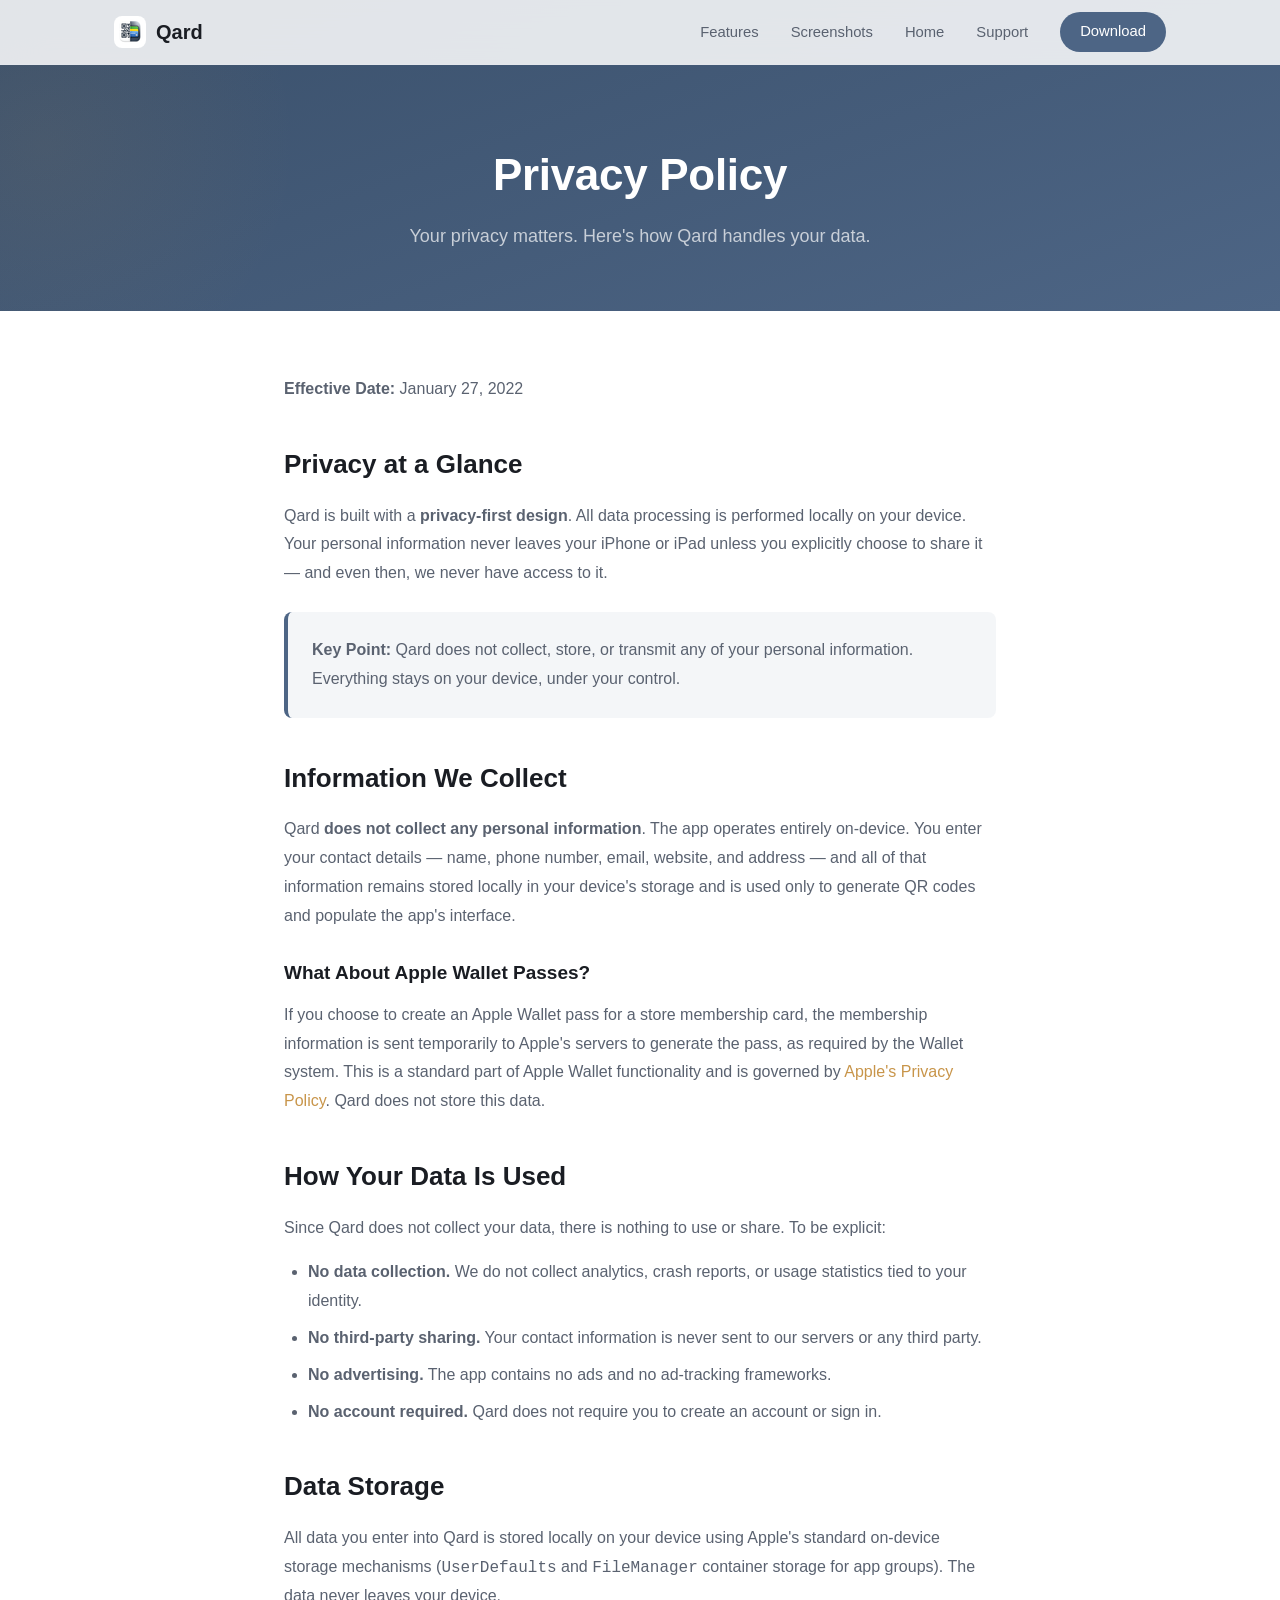
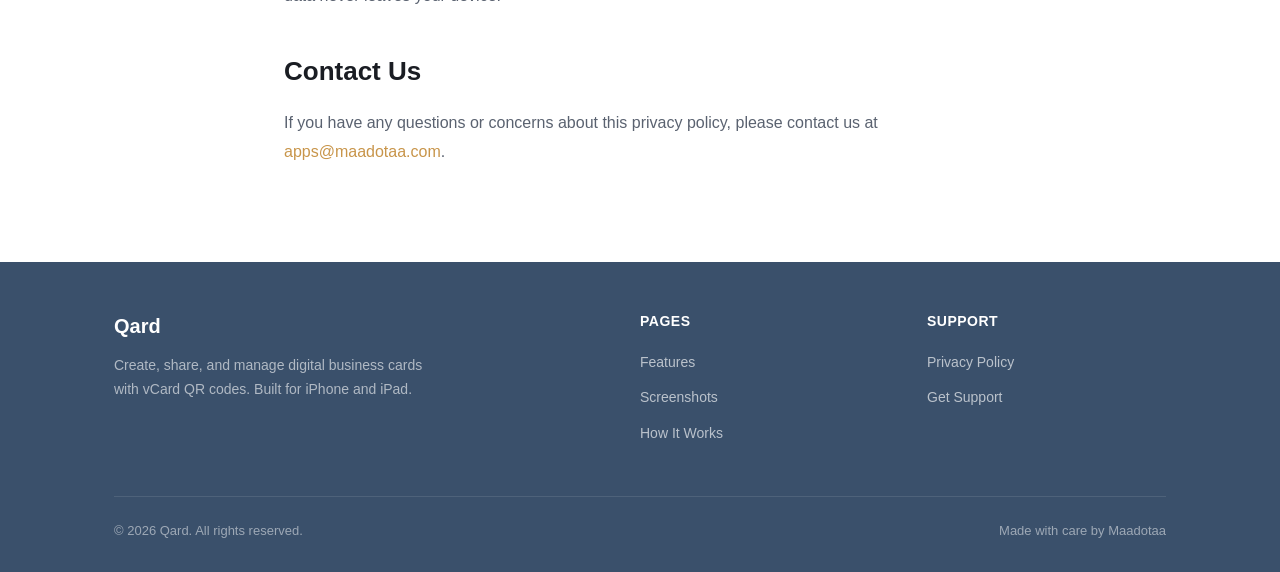
<file: privacy.html>
<!DOCTYPE html>
<html lang="en">
<head>
  <meta charset="UTF-8">
  <meta name="viewport" content="width=device-width, initial-scale=1.0">
  <title>Privacy Policy — Qard</title>
  <meta name="description" content="Qard privacy policy. All data processing is done locally on your device. Your information is never shared with third parties.">
  <link rel="icon" type="image/x-icon" href="favicon.ico">
  <link rel="icon" type="image/png" sizes="32x32" href="favicon-32x32.png">
  <link rel="icon" type="image/png" sizes="16x16" href="favicon-16x16.png">
  <link rel="apple-touch-icon" sizes="180x180" href="apple-touch-icon.png">
  <link rel="stylesheet" href="styles.css">
</head>
<body>

  <!-- Navigation -->
  <nav class="nav" id="navbar">
    <div class="nav-inner">
      <a href="index.html" class="nav-brand">
        <img src="app-icon.png" alt="Qard" width="32" height="32" class="nav-brand-icon">
        Qard
      </a>
      <button class="mobile-toggle" id="mobileToggle" aria-label="Toggle navigation menu">
        <svg width="24" height="24" viewBox="0 0 24 24" fill="none" stroke="currentColor" stroke-width="2" stroke-linecap="round">
          <line x1="3" y1="6" x2="21" y2="6"/>
          <line x1="3" y1="12" x2="21" y2="12"/>
          <line x1="3" y1="18" x2="21" y2="18"/>
        </svg>
      </button>
      <ul class="nav-links" id="navLinks">
        <li><a href="index.html#features">Features</a></li>
        <li><a href="index.html#screenshots">Screenshots</a></li>
        <li><a href="index.html">Home</a></li>
        <li><a href="support.html">Support</a></li>
        <li><a href="index.html#download" class="nav-cta">Download</a></li>
      </ul>
    </div>
  </nav>

  <!-- Page Header -->
  <section class="page-header">
    <div class="container">
      <h1>Privacy Policy</h1>
      <p>Your privacy matters. Here's how Qard handles your data.</p>
    </div>
  </section>

  <!-- Content -->
  <section class="content-section">
    <div class="container">

      <p><strong>Effective Date:</strong> January 27, 2022</p>

      <h2>Privacy at a Glance</h2>
      <p>
        Qard is built with a <strong>privacy-first design</strong>. All data processing is performed
        locally on your device. Your personal information never leaves your iPhone or iPad unless you
        explicitly choose to share it — and even then, we never have access to it.
      </p>

      <div class="highlight-box">
        <p><strong>Key Point:</strong> Qard does not collect, store, or transmit any of your personal
        information. Everything stays on your device, under your control.</p>
      </div>

      <h2>Information We Collect</h2>
      <p>
        Qard <strong>does not collect any personal information</strong>. The app operates entirely
        on-device. You enter your contact details — name, phone number, email, website, and address —
        and all of that information remains stored locally in your device's storage and is used only
        to generate QR codes and populate the app's interface.
      </p>

      <h3>What About Apple Wallet Passes?</h3>
      <p>
        If you choose to create an Apple Wallet pass for a store membership card, the membership
        information is sent temporarily to Apple's servers to generate the pass, as required by the
        Wallet system. This is a standard part of Apple Wallet functionality and is governed by
        <a href="https://www.apple.com/legal/privacy/" target="_blank" rel="noopener">Apple's Privacy Policy</a>.
        Qard does not store this data.
      </p>

      <h2>How Your Data Is Used</h2>
      <p>Since Qard does not collect your data, there is nothing to use or share. To be explicit:</p>
      <ul>
        <li><strong>No data collection.</strong> We do not collect analytics, crash reports, or usage statistics tied to your identity.</li>
        <li><strong>No third-party sharing.</strong> Your contact information is never sent to our servers or any third party.</li>
        <li><strong>No advertising.</strong> The app contains no ads and no ad-tracking frameworks.</li>
        <li><strong>No account required.</strong> Qard does not require you to create an account or sign in.</li>
      </ul>

      <h2>Data Storage</h2>
      <p>
        All data you enter into Qard is stored locally on your device using Apple's standard
        on-device storage mechanisms (<code>UserDefaults</code> and <code>FileManager</code> container
        storage for app groups). The data never leaves your device.
      </p>

	      <h2>Contact Us</h2>
      <p>
        If you have any questions or concerns about this privacy policy, please contact us at
        <a href="mailto:apps@maadotaa.com">apps@maadotaa.com</a>.
      </p>

    </div>
  </section>

  <!-- Footer -->
  <footer class="footer">
    <div class="container">
      <div class="footer-inner">
        <div>
          <div class="footer-brand">Qard</div>
          <p class="footer-description">Create, share, and manage digital business cards with vCard QR codes. Built for iPhone and iPad.</p>
        </div>
        <div>
          <h4>Pages</h4>
          <ul class="footer-links">
            <li><a href="index.html#features">Features</a></li>
            <li><a href="index.html#screenshots">Screenshots</a></li>
            <li><a href="index.html#how-it-works">How It Works</a></li>
          </ul>
        </div>
        <div>
          <h4>Support</h4>
          <ul class="footer-links">
            <li><a href="privacy.html">Privacy Policy</a></li>
            <li><a href="support.html">Get Support</a></li>
          </ul>
        </div>
      </div>
      <div class="footer-bottom">
        <span>&copy; 2026 Qard. All rights reserved.</span>
        <span>Made with care by Maadotaa</span>
      </div>
    </div>
  </footer>

  <script>
    // Sticky nav shadow
    window.addEventListener('scroll', function() {
      document.getElementById('navbar').classList.toggle('scrolled', window.scrollY > 20);
    });

    // Mobile toggle
    document.getElementById('mobileToggle').addEventListener('click', function() {
      document.getElementById('navLinks').classList.toggle('open');
    });

    // Close mobile nav on link click
    document.querySelectorAll('.nav-links a').forEach(function(link) {
      link.addEventListener('click', function() {
        document.getElementById('navLinks').classList.remove('open');
      });
    });
  </script>
</body>
</html>
</file>
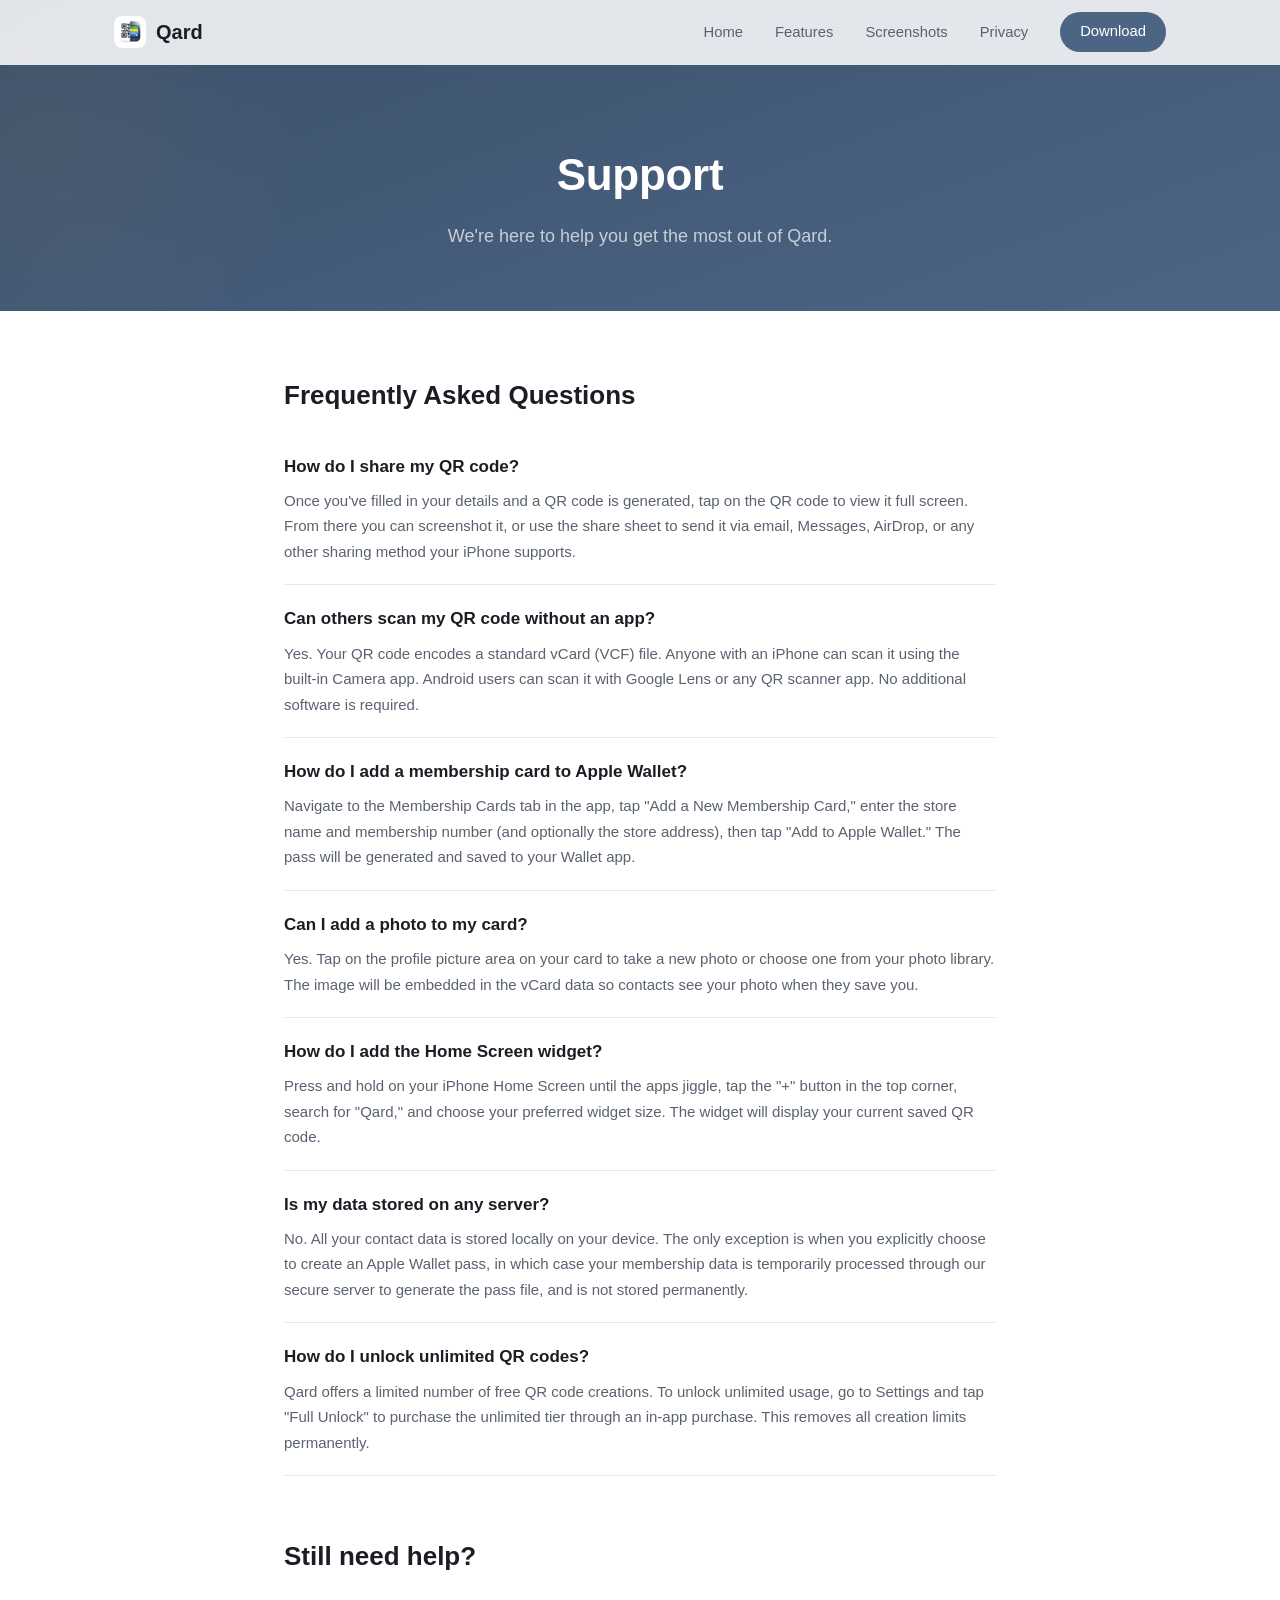
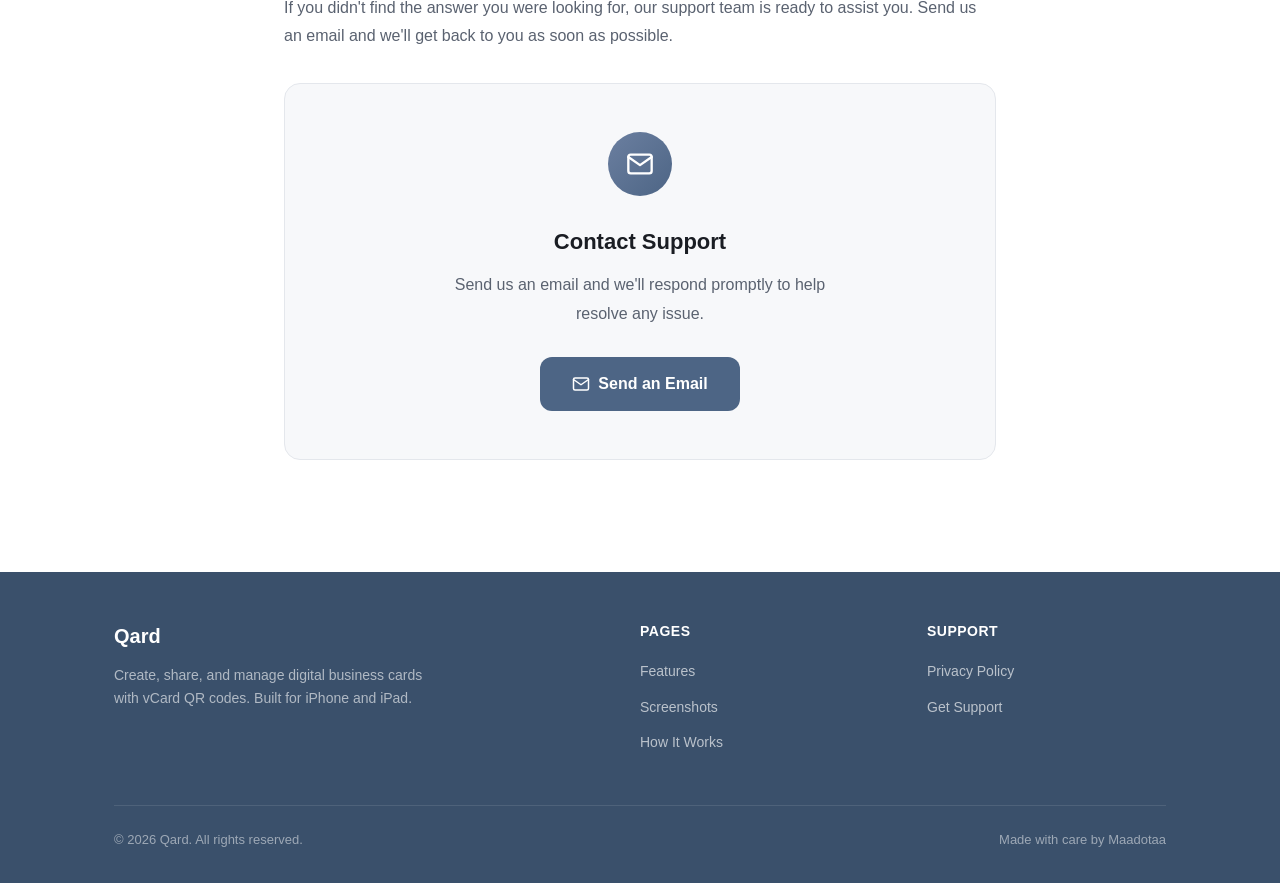
<file: support.html>
<!DOCTYPE html>
<html lang="en">
<head>
  <meta charset="UTF-8">
  <meta name="viewport" content="width=device-width, initial-scale=1.0">
  <title>Support — Qard</title>
  <meta name="description" content="Get help with Qard. Contact our support team for assistance with QR codes, Apple Wallet passes, and more.">
  <link rel="icon" type="image/x-icon" href="favicon.ico">
  <link rel="icon" type="image/png" sizes="32x32" href="favicon-32x32.png">
  <link rel="icon" type="image/png" sizes="16x16" href="favicon-16x16.png">
  <link rel="apple-touch-icon" sizes="180x180" href="apple-touch-icon.png">
  <link rel="stylesheet" href="styles.css">
</head>
<body>

  <!-- Navigation -->
  <nav class="nav" id="navbar">
    <div class="nav-inner">
      <a href="index.html" class="nav-brand">
        <img src="app-icon.png" alt="Qard" width="32" height="32" class="nav-brand-icon">
        Qard
      </a>
      <button class="mobile-toggle" id="mobileToggle" aria-label="Toggle navigation menu">
        <svg width="24" height="24" viewBox="0 0 24 24" fill="none" stroke="currentColor" stroke-width="2" stroke-linecap="round">
          <line x1="3" y1="6" x2="21" y2="6"/>
          <line x1="3" y1="12" x2="21" y2="12"/>
          <line x1="3" y1="18" x2="21" y2="18"/>
        </svg>
      </button>
      <ul class="nav-links" id="navLinks">
        <li><a href="index.html">Home</a></li>
        <li><a href="index.html#features">Features</a></li>
        <li><a href="index.html#screenshots">Screenshots</a></li>
        <li><a href="privacy.html">Privacy</a></li>
        <li><a href="index.html#download" class="nav-cta">Download</a></li>
      </ul>
    </div>
  </nav>

  <!-- Page Header -->
  <section class="page-header">
    <div class="container">
      <h1>Support</h1>
      <p>We're here to help you get the most out of Qard.</p>
    </div>
  </section>

  <!-- Content -->
  <section class="content-section">
    <div class="container">

      <h2>Frequently Asked Questions</h2>

      <div class="faq-item">
        <div class="faq-question">How do I share my QR code?</div>
        <div class="faq-answer">
          Once you've filled in your details and a QR code is generated, tap on the QR code to view it full screen. From there you can screenshot it, or use the share sheet to send it via email, Messages, AirDrop, or any other sharing method your iPhone supports.
        </div>
      </div>

      <div class="faq-item">
        <div class="faq-question">Can others scan my QR code without an app?</div>
        <div class="faq-answer">
          Yes. Your QR code encodes a standard vCard (VCF) file. Anyone with an iPhone can scan it using the built-in Camera app. Android users can scan it with Google Lens or any QR scanner app. No additional software is required.
        </div>
      </div>

      <div class="faq-item">
        <div class="faq-question">How do I add a membership card to Apple Wallet?</div>
        <div class="faq-answer">
          Navigate to the Membership Cards tab in the app, tap "Add a New Membership Card," enter the store name and membership number (and optionally the store address), then tap "Add to Apple Wallet." The pass will be generated and saved to your Wallet app.
        </div>
      </div>

      <div class="faq-item">
        <div class="faq-question">Can I add a photo to my card?</div>
        <div class="faq-answer">
          Yes. Tap on the profile picture area on your card to take a new photo or choose one from your photo library. The image will be embedded in the vCard data so contacts see your photo when they save you.
        </div>
      </div>

      <div class="faq-item">
        <div class="faq-question">How do I add the Home Screen widget?</div>
        <div class="faq-answer">
          Press and hold on your iPhone Home Screen until the apps jiggle, tap the "+" button in the top corner, search for "Qard," and choose your preferred widget size. The widget will display your current saved QR code.
        </div>
      </div>

      <div class="faq-item">
        <div class="faq-question">Is my data stored on any server?</div>
        <div class="faq-answer">
          No. All your contact data is stored locally on your device. The only exception is when you explicitly choose to create an Apple Wallet pass, in which case your membership data is temporarily processed through our secure server to generate the pass file, and is not stored permanently.
        </div>
      </div>

      <div class="faq-item">
        <div class="faq-question">How do I unlock unlimited QR codes?</div>
        <div class="faq-answer">
          Qard offers a limited number of free QR code creations. To unlock unlimited usage, go to Settings and tap "Full Unlock" to purchase the unlimited tier through an in-app purchase. This removes all creation limits permanently.
        </div>
      </div>

      <h2 style="margin-top: 60px;">Still need help?</h2>
      <p>
        If you didn't find the answer you were looking for, our support team is ready to assist you.
        Send us an email and we'll get back to you as soon as possible.
      </p>

      <div class="support-card">
        <div class="icon-large">
          <svg width="28" height="28" viewBox="0 0 24 24" fill="none" stroke="white" stroke-width="2" stroke-linecap="round" stroke-linejoin="round"><path d="M4 4h16c1.1 0 2 .9 2 2v12c0 1.1-.9 2-2 2H4c-1.1 0-2-.9-2-2V6c0-1.1.9-2 2-2z"/><polyline points="22,6 12,13 2,6"/></svg>
        </div>
        <h3>Contact Support</h3>
        <p>Send us an email and we'll respond promptly to help resolve any issue.</p>
        <a href="mailto:apps@maadotaa.com?subject=need%20help%20with%20Qard" class="support-button">
          <svg width="18" height="18" viewBox="0 0 24 24" fill="none" stroke="currentColor" stroke-width="2" stroke-linecap="round" stroke-linejoin="round"><path d="M4 4h16c1.1 0 2 .9 2 2v12c0 1.1-.9 2-2 2H4c-1.1 0-2-.9-2-2V6c0-1.1.9-2 2-2z"/><polyline points="22,6 12,13 2,6"/></svg>
          Send an Email
        </a>
      </div>

    </div>
  </section>

  <!-- Footer -->
  <footer class="footer">
    <div class="container">
      <div class="footer-inner">
        <div>
          <div class="footer-brand">Qard</div>
          <p class="footer-description">Create, share, and manage digital business cards with vCard QR codes. Built for iPhone and iPad.</p>
        </div>
        <div>
          <h4>Pages</h4>
          <ul class="footer-links">
            <li><a href="index.html#features">Features</a></li>
            <li><a href="index.html#screenshots">Screenshots</a></li>
            <li><a href="index.html#how-it-works">How It Works</a></li>
          </ul>
        </div>
        <div>
          <h4>Support</h4>
          <ul class="footer-links">
            <li><a href="privacy.html">Privacy Policy</a></li>
            <li><a href="support.html">Get Support</a></li>
          </ul>
        </div>
      </div>
      <div class="footer-bottom">
        <span>&copy; 2026 Qard. All rights reserved.</span>
        <span>Made with care by Maadotaa</span>
      </div>
    </div>
  </footer>

  <script>
    // Sticky nav shadow
    window.addEventListener('scroll', function() {
      document.getElementById('navbar').classList.toggle('scrolled', window.scrollY > 20);
    });

    // Mobile toggle
    document.getElementById('mobileToggle').addEventListener('click', function() {
      document.getElementById('navLinks').classList.toggle('open');
    });

    // Close mobile nav on link click
    document.querySelectorAll('.nav-links a').forEach(function(link) {
      link.addEventListener('click', function() {
        document.getElementById('navLinks').classList.remove('open');
      });
    });
  </script>
</body>
</html>
</file>
<file: styles.css>
/* ===== Qard Website Styles ===== */

:root {
  --primary: #4D6585;
  --primary-light: #6B7FA0;
  --primary-dark: #3A506B;
  --accent: #C8954A;
  --accent-light: #E0B06A;
  --accent-dark: #A87830;
  --bg-light: #F7F8FA;
  --bg-white: #FFFFFF;
  --text-primary: #1A1D23;
  --text-secondary: #5A6270;
  --text-light: #8E96A4;
  --border: #E4E7EC;
  --shadow-sm: 0 1px 3px rgba(0,0,0,0.08);
  --shadow-md: 0 4px 12px rgba(0,0,0,0.1);
  --shadow-lg: 0 8px 30px rgba(0,0,0,0.12);
  --radius-sm: 8px;
  --radius-md: 16px;
  --radius-lg: 24px;
  --max-width: 1100px;
  --font-sans: -apple-system, BlinkMacSystemFont, 'Segoe UI', Roboto, 'Helvetica Neue', Arial, sans-serif;
}

/* ===== Reset ===== */
*, *::before, *::after {
  margin: 0;
  padding: 0;
  box-sizing: border-box;
}

html {
  scroll-behavior: smooth;
  -webkit-font-smoothing: antialiased;
  -moz-osx-font-smoothing: grayscale;
}

body {
  font-family: var(--font-sans);
  color: var(--text-primary);
  background: var(--bg-light);
  line-height: 1.6;
  overflow-x: hidden;
}

a {
  color: var(--accent);
  text-decoration: none;
  transition: color 0.2s;
}

a:hover {
  color: var(--accent-light);
}

img {
  max-width: 100%;
  height: auto;
  display: block;
}

/* ===== Container ===== */
.container {
  width: 100%;
  max-width: var(--max-width);
  margin: 0 auto;
  padding: 0 24px;
}

/* ===== Navigation ===== */
.nav {
  position: fixed;
  top: 0;
  left: 0;
  right: 0;
  z-index: 1000;
  background: rgba(255, 255, 255, 0.85);
  backdrop-filter: blur(20px);
  -webkit-backdrop-filter: blur(20px);
  border-bottom: 1px solid var(--border);
  transition: box-shadow 0.3s;
}

.nav.scrolled {
  box-shadow: var(--shadow-sm);
}

.nav-inner {
  display: flex;
  align-items: center;
  justify-content: space-between;
  height: 64px;
  max-width: var(--max-width);
  margin: 0 auto;
  padding: 0 24px;
}

.nav-brand {
  display: flex;
  align-items: center;
  gap: 10px;
  font-weight: 700;
  font-size: 1.25rem;
  color: var(--text-primary);
}

.nav-brand-icon {
  width: 32px;
  height: 32px;
  border-radius: 8px;
}

.nav-links {
  display: flex;
  align-items: center;
  gap: 32px;
  list-style: none;
}

.nav-links a {
  font-size: 0.925rem;
  font-weight: 500;
  color: var(--text-secondary);
  transition: color 0.2s;
}

.nav-links a:hover {
  color: var(--primary);
}

.nav-cta {
  display: inline-flex;
  align-items: center;
  gap: 6px;
  padding: 8px 20px;
  background: var(--primary);
  color: white !important;
  border-radius: 20px;
  font-weight: 600;
  font-size: 0.875rem;
  transition: background 0.2s !important;
}

.nav-cta:hover {
  background: var(--primary-dark) !important;
  color: white !important;
}

.mobile-toggle {
  display: none;
  background: none;
  border: none;
  cursor: pointer;
  padding: 4px;
  color: var(--text-primary);
}

/* ===== Hero ===== */
.hero {
  padding: 140px 0 100px;
  background: linear-gradient(160deg, #F7F8FA 0%, #EDF0F5 40%, #E4E9F0 100%);
  position: relative;
  overflow: hidden;
}

.hero::before {
  content: '';
  position: absolute;
  top: -30%;
  right: -10%;
  width: 600px;
  height: 600px;
  background: radial-gradient(circle, rgba(200, 149, 74, 0.08) 0%, transparent 70%);
  border-radius: 50%;
}

.hero::after {
  content: '';
  position: absolute;
  bottom: -20%;
  left: -5%;
  width: 400px;
  height: 400px;
  background: radial-gradient(circle, rgba(77, 101, 133, 0.06) 0%, transparent 70%);
  border-radius: 50%;
}

.hero .container {
  position: relative;
  z-index: 1;
  display: grid;
  grid-template-columns: 1fr 1fr;
  gap: 60px;
  align-items: center;
}

.hero-content {
  max-width: 540px;
}

.hero-badge {
  display: inline-flex;
  align-items: center;
  gap: 6px;
  padding: 6px 14px;
  background: rgba(200, 149, 74, 0.12);
  color: var(--accent-dark);
  border-radius: 20px;
  font-size: 0.8125rem;
  font-weight: 600;
  margin-bottom: 24px;
  letter-spacing: 0.3px;
}

.hero h1 {
  font-size: 3.25rem;
  font-weight: 800;
  line-height: 1.15;
  margin-bottom: 20px;
  letter-spacing: -0.5px;
  color: var(--text-primary);
}

.hero h1 span {
  background: linear-gradient(135deg, var(--primary), var(--primary-light));
  -webkit-background-clip: text;
  -webkit-text-fill-color: transparent;
  background-clip: text;
}

.hero p {
  font-size: 1.1875rem;
  color: var(--text-secondary);
  line-height: 1.7;
  margin-bottom: 36px;
  max-width: 480px;
}

.hero-buttons {
  display: flex;
  align-items: center;
  gap: 16px;
  flex-wrap: wrap;
}

.app-store-button {
  display: inline-block;
  height: 56px;
  transition: transform 0.2s, opacity 0.2s;
}

.app-store-button:hover {
  transform: scale(1.03);
  opacity: 0.9;
}

.app-store-button img {
  height: 56px;
  width: auto;
}

.secondary-button {
  display: inline-flex;
  align-items: center;
  gap: 8px;
  padding: 14px 28px;
  background: var(--bg-white);
  border: 1.5px solid var(--border);
  border-radius: 12px;
  font-weight: 600;
  font-size: 0.9375rem;
  color: var(--text-primary);
  transition: border-color 0.2s, box-shadow 0.2s;
}

.secondary-button:hover {
  border-color: var(--accent);
  box-shadow: var(--shadow-sm);
  color: var(--text-primary);
}

/* Hero Image */
.hero-image {
  display: flex;
  justify-content: center;
  align-items: center;
  position: relative;
}

.hero-image-wrapper {
  position: relative;
  width: 320px;
  height: 640px;
  border-radius: 40px;
  overflow: hidden;
  box-shadow: 0 20px 60px rgba(77, 101, 133, 0.25);
  background: #1A1D23;
}

.hero-image-wrapper img {
  width: 100%;
  height: 100%;
  object-fit: cover;
}

/* Floating elements */
.float-badge {
  position: absolute;
  padding: 10px 16px;
  background: white;
  border-radius: 12px;
  box-shadow: var(--shadow-lg);
  font-size: 0.8125rem;
  font-weight: 600;
  display: flex;
  align-items: center;
  gap: 8px;
  animation: float 3s ease-in-out infinite;
}

.float-badge-1 {
  top: 40px;
  right: -30px;
  animation-delay: 0s;
  color: var(--primary);
}

.float-badge-2 {
  bottom: 80px;
  left: -40px;
  animation-delay: 1.5s;
  color: var(--accent-dark);
}

.float-badge .icon {
  width: 20px;
  height: 20px;
  background: var(--primary-light);
  border-radius: 6px;
  display: flex;
  align-items: center;
  justify-content: center;
  color: white;
  font-size: 0.7rem;
}

@keyframes float {
  0%, 100% { transform: translateY(0px); }
  50% { transform: translateY(-8px); }
}

/* ===== Features Section ===== */
.features {
  padding: 100px 0;
  background: var(--bg-white);
}

.section-header {
  text-align: center;
  max-width: 600px;
  margin: 0 auto 64px;
}

.section-label {
  display: inline-block;
  padding: 4px 14px;
  background: rgba(200, 149, 74, 0.1);
  color: var(--accent-dark);
  border-radius: 20px;
  font-size: 0.8125rem;
  font-weight: 600;
  letter-spacing: 0.5px;
  text-transform: uppercase;
  margin-bottom: 16px;
}

.section-header h2 {
  font-size: 2.375rem;
  font-weight: 800;
  letter-spacing: -0.3px;
  margin-bottom: 16px;
  color: var(--text-primary);
}

.section-header p {
  font-size: 1.125rem;
  color: var(--text-secondary);
  line-height: 1.7;
}

.features-grid {
  display: grid;
  grid-template-columns: repeat(3, 1fr);
  gap: 28px;
}

.feature-card {
  padding: 36px 28px;
  background: var(--bg-light);
  border-radius: var(--radius-md);
  border: 1px solid var(--border);
  transition: transform 0.3s, box-shadow 0.3s;
}

.feature-card:hover {
  transform: translateY(-4px);
  box-shadow: var(--shadow-md);
}

.feature-icon {
  width: 48px;
  height: 48px;
  background: linear-gradient(135deg, var(--primary-light), var(--primary));
  border-radius: 14px;
  display: flex;
  align-items: center;
  justify-content: center;
  margin-bottom: 20px;
  color: white;
  font-size: 1.25rem;
}

.feature-card h3 {
  font-size: 1.1875rem;
  font-weight: 700;
  margin-bottom: 10px;
  color: var(--text-primary);
}

.feature-card p {
  font-size: 0.9375rem;
  color: var(--text-secondary);
  line-height: 1.7;
}

/* ===== Screenshots Section ===== */
.screenshots {
  padding: 100px 0;
  background: var(--bg-light);
}

.screenshots-grid {
  display: grid;
  grid-template-columns: repeat(5, 1fr);
  gap: 20px;
  align-items: start;
}

.screenshot-card {
  border-radius: var(--radius-md);
  overflow: hidden;
  box-shadow: var(--shadow-md);
  background: white;
  transition: transform 0.3s, box-shadow 0.3s;
  aspect-ratio: 9/19;
}

.screenshot-card:hover {
  transform: translateY(-6px) scale(1.02);
  box-shadow: var(--shadow-lg);
}

.screenshot-card img {
  width: 100%;
  height: 100%;
  object-fit: cover;
}

/* ===== How It Works ===== */
.how-it-works {
  padding: 100px 0;
  background: var(--bg-white);
}

.steps {
  display: grid;
  grid-template-columns: repeat(3, 1fr);
  gap: 40px;
  counter-reset: step;
}

.step {
  text-align: center;
  padding: 40px 24px;
  position: relative;
}

.step-number {
  width: 56px;
  height: 56px;
  background: linear-gradient(135deg, var(--primary-light), var(--primary));
  border-radius: 50%;
  display: flex;
  align-items: center;
  justify-content: center;
  color: white;
  font-size: 1.375rem;
  font-weight: 800;
  margin: 0 auto 24px;
}

.step h3 {
  font-size: 1.25rem;
  font-weight: 700;
  margin-bottom: 12px;
  color: var(--text-primary);
}

.step p {
  font-size: 0.9375rem;
  color: var(--text-secondary);
  line-height: 1.7;
  max-width: 300px;
  margin: 0 auto;
}

/* ===== CTA Section ===== */
.cta {
  padding: 100px 0;
  background: linear-gradient(160deg, var(--primary-dark) 0%, var(--primary) 100%);
  position: relative;
  overflow: hidden;
}

.cta::before {
  content: '';
  position: absolute;
  top: -50%;
  right: -20%;
  width: 800px;
  height: 800px;
  background: radial-gradient(circle, rgba(200, 149, 74, 0.1) 0%, transparent 60%);
  border-radius: 50%;
}

.cta .container {
  position: relative;
  z-index: 1;
  text-align: center;
}

.cta h2 {
  font-size: 2.5rem;
  font-weight: 800;
  color: white;
  margin-bottom: 16px;
  letter-spacing: -0.3px;
}

.cta p {
  font-size: 1.1875rem;
  color: rgba(255, 255, 255, 0.8);
  margin-bottom: 40px;
  max-width: 500px;
  margin-left: auto;
  margin-right: auto;
}

.cta .app-store-button img {
  filter: drop-shadow(0 2px 4px rgba(0, 0, 0, 0.2));
}

/* ===== Footer ===== */
.footer {
  background: var(--primary-dark);
  color: rgba(255, 255, 255, 0.8);
  padding: 48px 0 32px;
}

.footer-inner {
  display: grid;
  grid-template-columns: 2fr 1fr 1fr;
  gap: 48px;
  margin-bottom: 40px;
}

.footer-brand {
  font-size: 1.25rem;
  font-weight: 700;
  color: white;
  margin-bottom: 12px;
}

.footer-description {
  font-size: 0.875rem;
  line-height: 1.7;
  max-width: 320px;
  color: rgba(255, 255, 255, 0.6);
}

.footer h4 {
  color: white;
  font-size: 0.875rem;
  font-weight: 700;
  text-transform: uppercase;
  letter-spacing: 0.5px;
  margin-bottom: 16px;
}

.footer-links {
  list-style: none;
}

.footer-links li {
  margin-bottom: 10px;
}

.footer-links a {
  color: rgba(255, 255, 255, 0.65);
  font-size: 0.875rem;
  transition: color 0.2s;
}

.footer-links a:hover {
  color: white;
}

.footer-bottom {
  border-top: 1px solid rgba(255, 255, 255, 0.1);
  padding-top: 24px;
  display: flex;
  justify-content: space-between;
  align-items: center;
  font-size: 0.8125rem;
  color: rgba(255, 255, 255, 0.5);
}

/* ===== Page Header (Privacy/Support) ===== */
.page-header {
  padding: 140px 0 60px;
  background: linear-gradient(160deg, var(--primary-dark) 0%, var(--primary) 100%);
  text-align: center;
  position: relative;
  overflow: hidden;
}

.page-header::before {
  content: '';
  position: absolute;
  top: -50%;
  left: -20%;
  width: 600px;
  height: 600px;
  background: radial-gradient(circle, rgba(200, 149, 74, 0.08) 0%, transparent 60%);
  border-radius: 50%;
}

.page-header .container {
  position: relative;
  z-index: 1;
}

.page-header h1 {
  font-size: 2.75rem;
  font-weight: 800;
  color: white;
  margin-bottom: 12px;
  letter-spacing: -0.3px;
}

.page-header p {
  font-size: 1.125rem;
  color: rgba(255, 255, 255, 0.7);
  max-width: 500px;
  margin: 0 auto;
}

/* ===== Content Section ===== */
.content-section {
  padding: 64px 0 80px;
  background: var(--bg-white);
}

.content-section .container {
  max-width: 760px;
}

.content-section h2 {
  font-size: 1.625rem;
  font-weight: 700;
  margin: 40px 0 16px;
  color: var(--text-primary);
}

.content-section h2:first-child {
  margin-top: 0;
}

.content-section h3 {
  font-size: 1.1875rem;
  font-weight: 600;
  margin: 28px 0 12px;
  color: var(--text-primary);
}

.content-section p {
  font-size: 1rem;
  color: var(--text-secondary);
  line-height: 1.8;
  margin-bottom: 16px;
}

.content-section ul, .content-section ol {
  margin: 16px 0;
  padding-left: 24px;
}

.content-section li {
  font-size: 1rem;
  color: var(--text-secondary);
  line-height: 1.8;
  margin-bottom: 8px;
}

.content-section .highlight-box {
  padding: 24px;
  background: rgba(77, 101, 133, 0.06);
  border-radius: var(--radius-sm);
  border-left: 4px solid var(--primary);
  margin: 24px 0;
}

.content-section .highlight-box p {
  margin-bottom: 0;
}

/* ===== Support Card ===== */
.support-card {
  padding: 48px;
  background: var(--bg-light);
  border-radius: var(--radius-md);
  border: 1px solid var(--border);
  text-align: center;
  margin: 32px 0;
}

.support-card .icon-large {
  width: 64px;
  height: 64px;
  background: linear-gradient(135deg, var(--primary-light), var(--primary));
  border-radius: 50%;
  display: flex;
  align-items: center;
  justify-content: center;
  margin: 0 auto 24px;
  color: white;
  font-size: 1.5rem;
}

.support-card h3 {
  font-size: 1.375rem;
  margin-bottom: 12px;
}

.support-card p {
  color: var(--text-secondary);
  margin-bottom: 28px;
  max-width: 400px;
  margin-left: auto;
  margin-right: auto;
}

.support-button {
  display: inline-flex;
  align-items: center;
  gap: 8px;
  padding: 14px 32px;
  background: var(--primary);
  color: white !important;
  border-radius: 12px;
  font-weight: 600;
  font-size: 1rem;
  border: none;
  cursor: pointer;
  transition: background 0.2s, transform 0.2s;
}

.support-button:hover {
  background: var(--primary-dark) !important;
  color: white !important;
  transform: translateY(-2px);
}

/* ===== FAQ ===== */
.faq-item {
  border-bottom: 1px solid var(--border);
  padding: 20px 0;
}

.faq-item:last-child {
  border-bottom: none;
}

.faq-question {
  font-weight: 600;
  font-size: 1.0625rem;
  color: var(--text-primary);
  margin-bottom: 8px;
}

.faq-answer {
  font-size: 0.9375rem;
  color: var(--text-secondary);
  line-height: 1.7;
}

/* ===== Responsive ===== */
@media (max-width: 1024px) {
  .hero .container {
    grid-template-columns: 1fr;
    text-align: center;
  }

  .hero-content {
    max-width: 100%;
    order: 2;
  }

  .hero p {
    margin-left: auto;
    margin-right: auto;
  }

  .hero-buttons {
    justify-content: center;
  }

  .hero-image {
    order: 1;
    margin-bottom: 20px;
  }

  .hero-image-wrapper {
    width: 240px;
    height: 480px;
  }

  .float-badge-1 {
    right: 0;
  }

  .float-badge-2 {
    left: 0;
  }

  .features-grid {
    grid-template-columns: repeat(2, 1fr);
  }

  .screenshots-grid {
    grid-template-columns: repeat(3, 1fr);
  }

  .steps {
    grid-template-columns: repeat(2, 1fr);
  }
}

@media (max-width: 768px) {
  .hero {
    padding: 120px 0 60px;
  }

  .hero h1 {
    font-size: 2.25rem;
  }

  .hero p {
    font-size: 1.0625rem;
  }

  .nav-links {
    display: none;
    position: absolute;
    top: 64px;
    left: 0;
    right: 0;
    background: white;
    flex-direction: column;
    padding: 20px 24px;
    gap: 16px;
    border-bottom: 1px solid var(--border);
    box-shadow: var(--shadow-md);
  }

  .nav-links.open {
    display: flex;
  }

  .mobile-toggle {
    display: block;
  }

  .features-grid {
    grid-template-columns: 1fr;
  }

  .screenshots-grid {
    grid-template-columns: repeat(3, 1fr);
    gap: 12px;
  }

  .steps {
    grid-template-columns: 1fr;
  }

  .section-header h2 {
    font-size: 1.875rem;
  }

  .cta h2 {
    font-size: 1.875rem;
  }

  .page-header h1 {
    font-size: 2rem;
  }

  .page-header {
    padding: 120px 0 40px;
  }

  .footer-inner {
    grid-template-columns: 1fr;
    gap: 32px;
  }

  .footer-bottom {
    flex-direction: column;
    gap: 12px;
    text-align: center;
  }

  .support-card {
    padding: 32px 24px;
  }

  .hero-image-wrapper {
    width: 200px;
    height: 400px;
    border-radius: 28px;
  }
}

@media (max-width: 480px) {
  .screenshots-grid {
    grid-template-columns: repeat(2, 1fr);
  }
}

/* ===== Lightbox ===== */
.lightbox {
  display: none;
  position: fixed;
  top: 0;
  left: 0;
  right: 0;
  bottom: 0;
  background: rgba(0, 0, 0, 0.9);
  z-index: 2000;
  padding: 40px;
  cursor: pointer;
}

.lightbox.open {
  display: flex;
  align-items: center;
  justify-content: center;
}

.lightbox img {
  max-width: 90%;
  max-height: 90vh;
  border-radius: var(--radius-md);
  box-shadow: 0 20px 60px rgba(0, 0, 0, 0.5);
}

.lightbox-close {
  position: absolute;
  top: 24px;
  right: 32px;
  color: white;
  font-size: 2rem;
  cursor: pointer;
  background: none;
  border: none;
  opacity: 0.7;
  transition: opacity 0.2s;
}

.lightbox-close:hover {
  opacity: 1;
}
</file>
